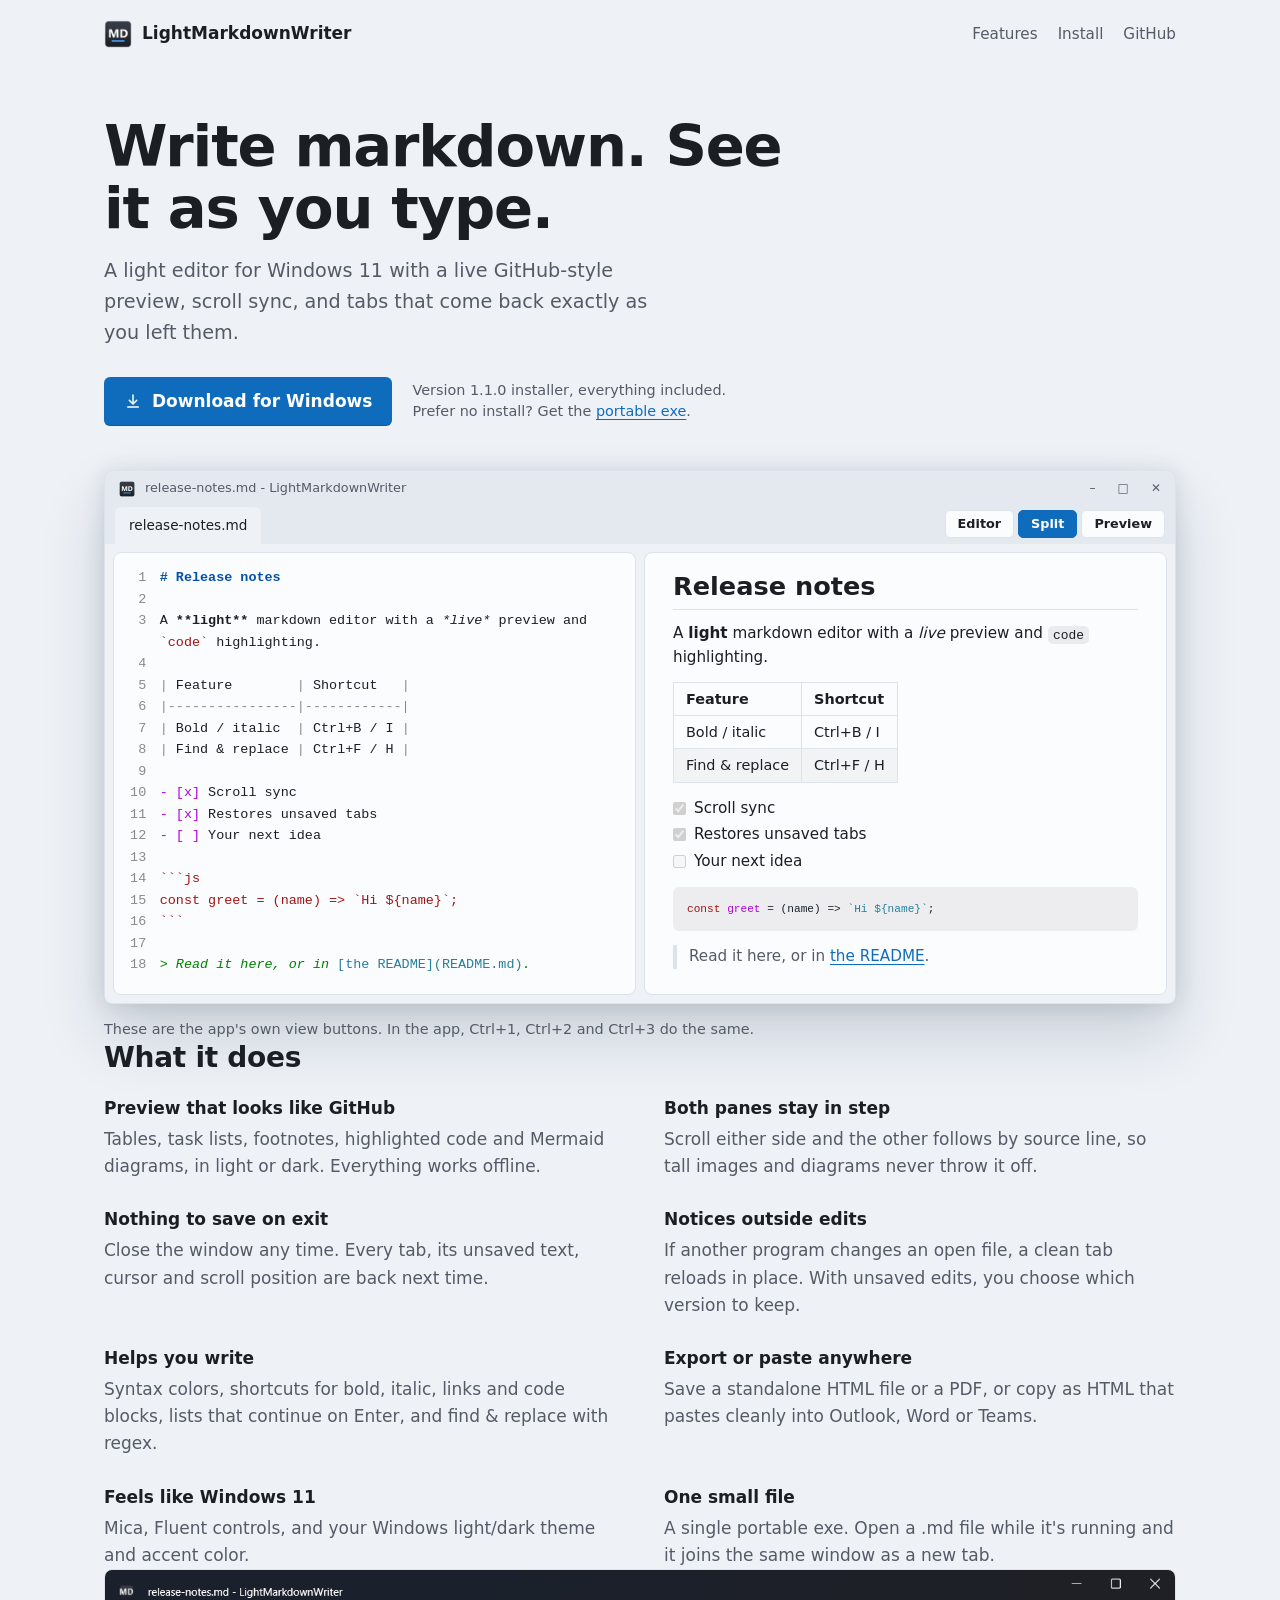
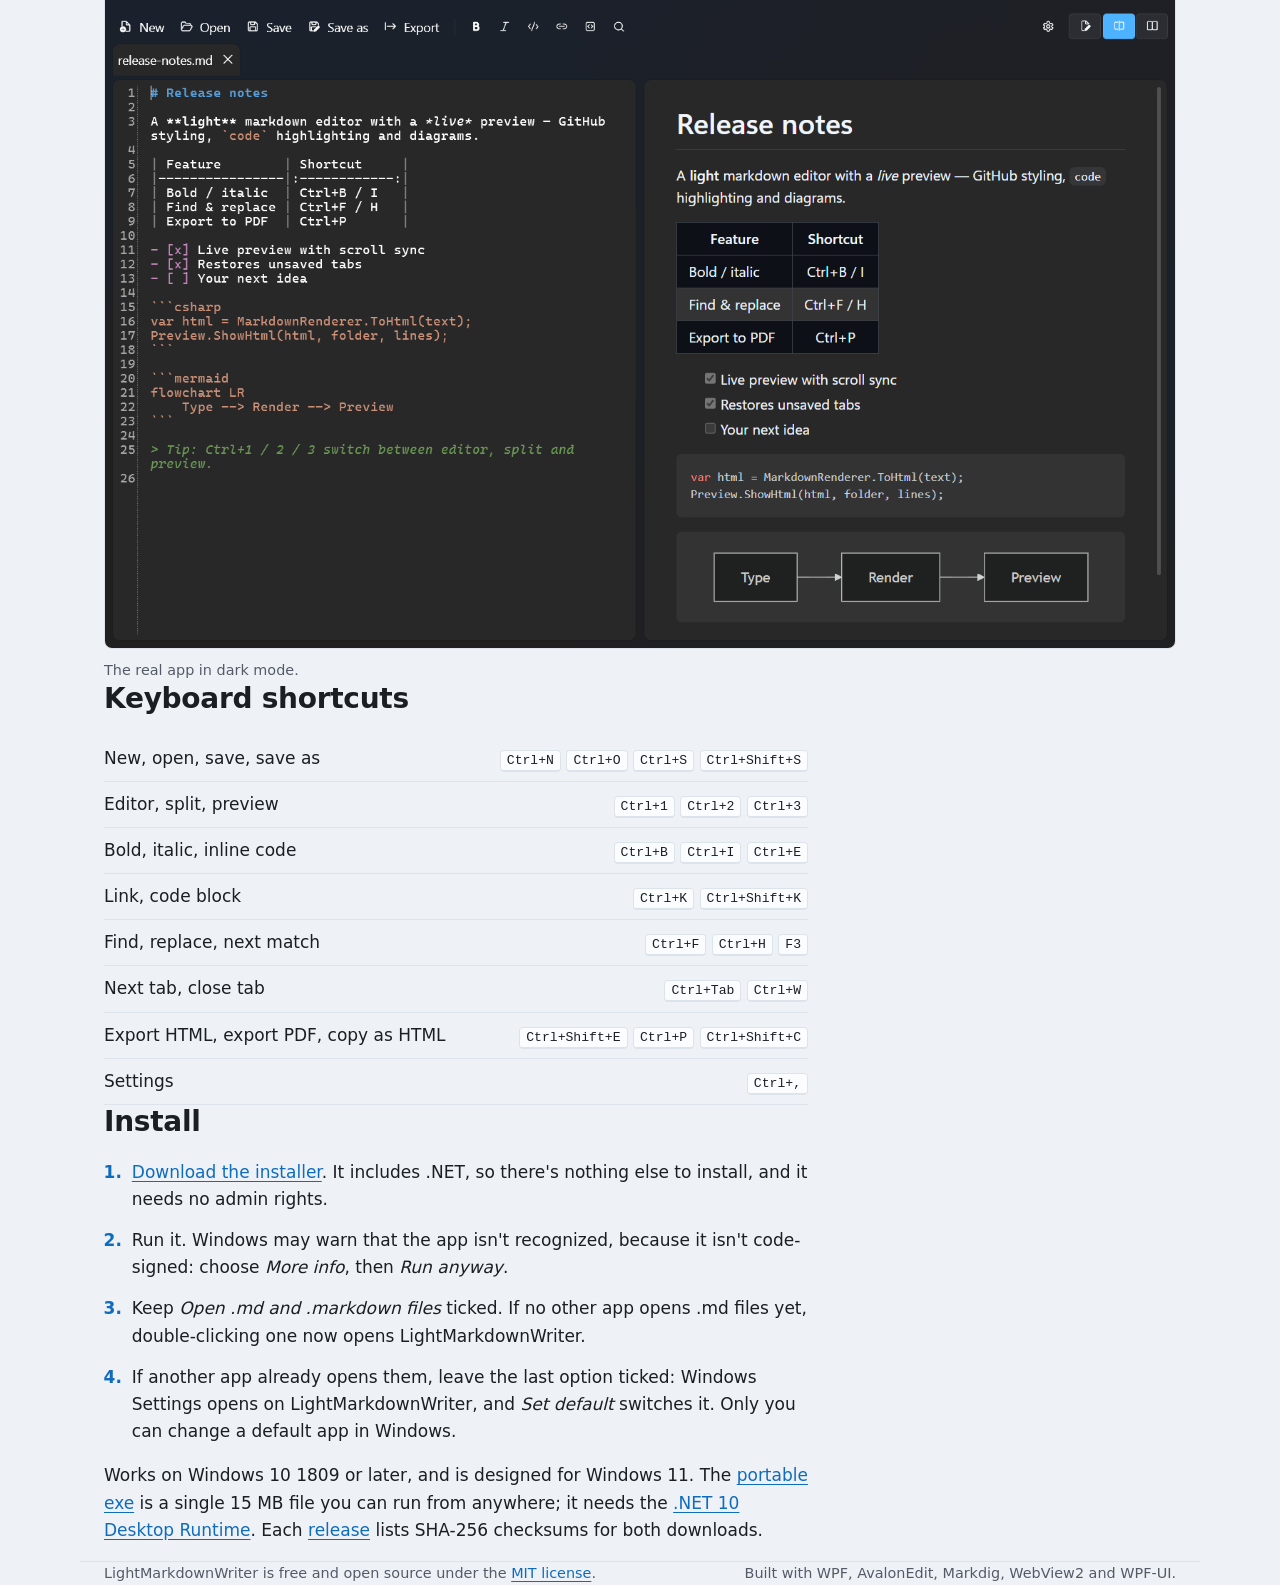
<file: docs/index.html>
<!DOCTYPE html>
<html lang="en">
<head>
<meta charset="utf-8">
<meta name="viewport" content="width=device-width, initial-scale=1">
<title>LightMarkdownWriter</title>
<meta name="description" content="A light markdown editor for Windows 11 with a live GitHub-style preview, scroll sync, tabs that survive restarts, and HTML/PDF export.">
<meta property="og:title" content="LightMarkdownWriter">
<meta property="og:description" content="A light markdown editor for Windows 11 with a live preview.">
<meta property="og:image" content="https://lucasriechelmann.github.io/LightMarkdownWriter/screenshot.png">
<link rel="icon" href="favicon.ico">
<style>
:root {
    --base: #eef2f7;          /* Mica, light */
    --surface: #fbfcfe;       /* editor card */
    --ink: #1b1f24;
    --ink-soft: #545b66;
    --line: #dde3ea;
    --accent: #0f6cbd;        /* app icon blue */
    --accent-ink: #ffffff;
    --chrome: #e4e9f0;        /* window title/tab area */
    /* Editor syntax colors (the app's Light+ palette) */
    --syn-heading: #0451a5;
    --syn-code: #a31515;
    --syn-link: #267f99;
    --syn-marker: #af00db;
    --syn-dim: #8a8a8a;
    --syn-quote: #008000;
    --sans: "Segoe UI Variable Text", "Segoe UI", system-ui, -apple-system, sans-serif;
    --display: "Segoe UI Variable Display", "Segoe UI", system-ui, -apple-system, sans-serif;
    --mono: "Cascadia Mono", "Cascadia Code", Consolas, ui-monospace, monospace;
    color-scheme: light dark;
}

@media (prefers-color-scheme: dark) {
    :root {
        --base: #1d2127;
        --surface: #282828;
        --ink: #e8eaed;
        --ink-soft: #a7adb5;
        --line: #3a3f46;
        --accent: #479ef5;
        --accent-ink: #0b1a2b;
        --chrome: #22262c;
        --syn-heading: #569cd6;
        --syn-code: #ce9178;
        --syn-link: #4ec9b0;
        --syn-marker: #c586c0;
        --syn-dim: #858585;
        --syn-quote: #6a9955;
    }
}

* { box-sizing: border-box; }

html { background: var(--base); }

body {
    margin: 0;
    color: var(--ink);
    background: var(--base);
    font: 400 1.0625rem/1.6 var(--sans);
    -webkit-font-smoothing: antialiased;
}

a { color: var(--accent); text-underline-offset: 0.18em; }
a:focus-visible, button:focus-visible { outline: 2px solid var(--accent); outline-offset: 3px; border-radius: 4px; }

.wrap { max-width: 1120px; margin: 0 auto; padding: 0 24px; }
.prose { max-width: 44rem; }

/* ---------- Top bar ---------- */
.top {
    display: flex; align-items: center; justify-content: space-between; gap: 16px;
    padding-top: 20px; padding-bottom: 20px;
}
.brand { display: flex; align-items: center; gap: 10px; font-weight: 600; color: var(--ink); text-decoration: none; }
.brand img { width: 28px; height: 28px; }
.top nav { display: flex; gap: 20px; font-size: 0.95rem; }
.top nav a { color: var(--ink-soft); text-decoration: none; }
.top nav a:hover { color: var(--ink); }

/* ---------- Intro ---------- */
.intro { padding-top: 48px; padding-bottom: 36px; }
.intro h1 {
    margin: 0 0 16px;
    font: 600 clamp(2.4rem, 5.2vw, 3.6rem)/1.08 var(--display);
    letter-spacing: -0.02em;
    max-width: 18ch;
}
.intro p { margin: 0 0 28px; color: var(--ink-soft); font-size: 1.2rem; max-width: 36rem; }

.actions { display: flex; flex-wrap: wrap; align-items: center; gap: 12px 20px; }
.download {
    display: inline-flex; align-items: center; gap: 10px;
    padding: 11px 20px; border-radius: 6px;
    background: var(--accent); color: var(--accent-ink);
    font-weight: 600; text-decoration: none;
    box-shadow: inset 0 -1px 0 rgba(0, 0, 0, 0.18);
}
.download:hover { filter: brightness(1.08); }
.download svg { width: 18px; height: 18px; }
.actions small { color: var(--ink-soft); font-size: 0.9rem; line-height: 1.45; }

/* ---------- The app window (hero) ---------- */
.window {
    margin: 8px 0 12px;
    border-radius: 8px;
    background: var(--chrome);
    border: 1px solid var(--line);
    /* Windows 11 window elevation, not a generic card shadow */
    box-shadow: 0 32px 64px rgba(15, 30, 50, 0.16), 0 2px 21px rgba(15, 30, 50, 0.12);
    overflow: hidden;
}
.titlebar {
    display: flex; align-items: center; gap: 10px;
    height: 36px; padding: 0 14px; font-size: 0.8rem; color: var(--ink-soft);
}
.titlebar img { width: 16px; height: 16px; }
.caption { margin-left: auto; display: flex; gap: 22px; color: var(--ink-soft); font-size: 0.75rem; }

.toolbar { display: flex; align-items: flex-end; justify-content: space-between; gap: 12px; padding: 0 10px; }
.tab {
    padding: 8px 14px; border-radius: 6px 6px 0 0;
    background: var(--base); font-size: 0.85rem;
}
.views { display: flex; gap: 4px; padding-bottom: 6px; }
.views button {
    font: 600 0.8rem/1 var(--sans);
    padding: 7px 12px; border-radius: 5px; cursor: pointer;
    color: var(--ink); background: var(--surface); border: 1px solid var(--line);
}
.views button[aria-pressed="true"] { background: var(--accent); color: var(--accent-ink); border-color: var(--accent); }

.panes {
    display: grid; grid-template-columns: 1fr 1fr; gap: 8px;
    padding: 8px; background: var(--base);
    transition: grid-template-columns 0.28s ease;
}
.window[data-view="editor"] .panes { grid-template-columns: 1fr 0fr; }
.window[data-view="preview"] .panes { grid-template-columns: 0fr 1fr; }
.window[data-view="editor"] .pane.preview,
.window[data-view="preview"] .pane.source { visibility: hidden; padding: 0; border-width: 0; }

.pane {
    min-width: 0; overflow: hidden;
    background: var(--surface); border: 1px solid var(--line); border-radius: 8px;
}

/* Source pane */
.source pre {
    margin: 0; padding: 14px 16px 18px 0;
    font: 0.84rem/1.6 var(--mono); color: var(--ink);
    white-space: pre-wrap; overflow-wrap: anywhere;
    counter-reset: ln;
}
.source .l { display: block; padding-left: 3.4em; position: relative; }
.source .l::before {
    counter-increment: ln; content: counter(ln);
    position: absolute; left: 0; width: 2.4em; text-align: right;
    color: var(--syn-dim);
}
.h { color: var(--syn-heading); font-weight: 700; }
.c { color: var(--syn-code); }
.k { color: var(--syn-link); }
.m { color: var(--syn-marker); }
.d { color: var(--syn-dim); }
.q { color: var(--syn-quote); font-style: italic; }
.b { font-weight: 700; }
.i { font-style: italic; }

/* Preview pane: GitHub-style rendering */
.preview .doc { padding: 18px 28px 22px; font-size: 0.95rem; line-height: 1.55; }
.doc h2 {
    margin: 0 0 12px; padding-bottom: 6px;
    font: 600 1.6rem/1.25 var(--display); border-bottom: 1px solid var(--line);
}
.doc p { margin: 0 0 12px; }
.doc code { font: 0.85em var(--mono); background: rgba(128, 128, 128, 0.14); padding: 0.15em 0.4em; border-radius: 5px; }
.doc table { border-collapse: collapse; margin: 0 0 14px; font-size: 0.9rem; }
.doc th, .doc td { border: 1px solid var(--line); padding: 5px 12px; text-align: left; }
.doc th { font-weight: 600; }
.doc tr:nth-child(2n) td { background: rgba(128, 128, 128, 0.07); }
.doc ul { list-style: none; padding: 0; margin: 0 0 14px; }
.doc li { display: flex; align-items: center; gap: 8px; margin: 3px 0; }
.doc input { margin: 0; accent-color: var(--accent); }
.doc pre {
    margin: 0 0 14px; padding: 12px 14px; border-radius: 6px;
    background: rgba(128, 128, 128, 0.12); font: 0.82rem/1.5 var(--mono); overflow-x: auto;
}
.doc pre code { background: none; padding: 0; }
.doc blockquote { margin: 0; padding: 0 12px; border-left: 4px solid var(--line); color: var(--ink-soft); }
.tok-k { color: var(--syn-code); }
.tok-f { color: var(--syn-marker); }
.tok-s { color: var(--syn-link); }

.hint { margin: 14px 0 0; font-size: 0.9rem; color: var(--ink-soft); }

/* ---------- Sections ---------- */
section { padding-top: 64px; }
h2.section {
    margin: 0 0 20px;
    font: 600 1.75rem/1.2 var(--display); letter-spacing: -0.01em;
}

.features { display: grid; grid-template-columns: 1fr 1fr; gap: 26px 48px; margin: 0; }
.features dt { font-weight: 600; margin-bottom: 4px; }
.features dd { margin: 0; color: var(--ink-soft); }

kbd {
    font: 0.82rem var(--mono); padding: 2px 6px; border-radius: 4px; white-space: nowrap;
    background: var(--surface); border: 1px solid var(--line); border-bottom-width: 2px;
}
.keys { border-collapse: collapse; width: 100%; max-width: 44rem; }
.keys td { padding: 9px 0; border-bottom: 1px solid var(--line); vertical-align: top; }
.keys td:last-child { text-align: right; padding-left: 16px; }

.steps { margin: 0; padding-left: 1.4em; max-width: 44rem; }
.steps li { margin: 0 0 14px; padding-left: 4px; }
.steps li::marker { color: var(--accent); font-weight: 600; }

figure { margin: 0; }
figure img { display: block; width: 100%; height: auto; border-radius: 8px; border: 1px solid var(--line); }
figcaption { margin-top: 10px; font-size: 0.9rem; color: var(--ink-soft); }

footer {
    margin-top: 80px; padding-top: 24px; padding-bottom: 48px;
    border-top: 1px solid var(--line); font-size: 0.9rem; color: var(--ink-soft);
    display: flex; flex-wrap: wrap; justify-content: space-between; gap: 12px;
}

/* ---------- Small screens ---------- */
@media (max-width: 760px) {
    .wrap { padding: 0 16px; }
    .top nav a:not(:last-child) { display: none; } /* keep just GitHub; the sections are a short scroll away */
    .intro { padding-top: 24px; }
    .caption { display: none; }
    .toolbar { flex-wrap: wrap; }
    /* Split stacks vertically; Editor/Preview show one pane. */
    .panes, .window[data-view] .panes { grid-template-columns: 1fr; }
    .window[data-view="editor"] .pane.preview,
    .window[data-view="preview"] .pane.source { display: none; }
    .preview .doc { padding: 16px 18px; }
    .features { grid-template-columns: 1fr; }
    .keys td:last-child { text-align: left; }
    .keys tr { display: grid; }
    .keys td:first-child { border-bottom: 0; padding-bottom: 2px; }
    .keys td:last-child { padding-left: 0; padding-top: 0; }
}

@media (prefers-reduced-motion: reduce) {
    .panes { transition: none; }
}
</style>
</head>
<body>

<header class="wrap top">
    <a class="brand" href="./"><img src="favicon.ico" alt="">LightMarkdownWriter</a>
    <nav aria-label="Site">
        <a href="#features">Features</a>
        <a href="#install">Install</a>
        <a href="https://github.com/lucasriechelmann/LightMarkdownWriter">GitHub</a>
    </nav>
</header>

<main>
    <div class="wrap intro">
        <h1>Write markdown. See it as you type.</h1>
        <p>A light editor for Windows 11 with a live GitHub-style preview, scroll sync, and tabs that come back exactly as you left them.</p>
        <div class="actions">
            <a class="download" href="https://github.com/lucasriechelmann/LightMarkdownWriter/releases/latest/download/LightMarkdownWriter-Setup.exe">
                <svg viewBox="0 0 24 24" fill="none" stroke="currentColor" stroke-width="2" stroke-linecap="round" stroke-linejoin="round" aria-hidden="true"><path d="M12 4v11"/><path d="m7 11 5 5 5-5"/><path d="M5 20h14"/></svg>
                Download for Windows
            </a>
            <small>Version 1.1.0 installer, everything included.<br>Prefer no install? Get the <a href="https://github.com/lucasriechelmann/LightMarkdownWriter/releases/latest/download/LightMarkdownWriter.exe">portable exe</a>.</small>
        </div>
    </div>

    <!-- The hero: a working replica of the app's split view. -->
    <div class="wrap">
        <div class="window" data-view="split" id="demo">
            <div class="titlebar" aria-hidden="true">
                <img src="favicon.ico" alt="">release-notes.md - LightMarkdownWriter
                <span class="caption"><span>&#x2013;</span><span>&#x25A1;</span><span>&#x2715;</span></span>
            </div>
            <div class="toolbar">
                <span class="tab">release-notes.md</span>
                <div class="views" role="group" aria-label="View">
                    <button type="button" data-view="editor" aria-pressed="false">Editor</button>
                    <button type="button" data-view="split" aria-pressed="true">Split</button>
                    <button type="button" data-view="preview" aria-pressed="false">Preview</button>
                </div>
            </div>
            <div class="panes">
                <div class="pane source" aria-label="Markdown source">
<pre><span class="l"><span class="h"># Release notes</span></span><span class="l"> </span><span class="l">A <span class="b">**light**</span> markdown editor with a <span class="i">*live*</span> preview and <span class="c">`code`</span> highlighting.</span><span class="l"> </span><span class="l"><span class="d">|</span> Feature        <span class="d">|</span> Shortcut   <span class="d">|</span></span><span class="l"><span class="d">|----------------|------------|</span></span><span class="l"><span class="d">|</span> Bold / italic  <span class="d">|</span> Ctrl+B / I <span class="d">|</span></span><span class="l"><span class="d">|</span> Find &amp; replace <span class="d">|</span> Ctrl+F / H <span class="d">|</span></span><span class="l"> </span><span class="l"><span class="m">- [x]</span> Scroll sync</span><span class="l"><span class="m">- [x]</span> Restores unsaved tabs</span><span class="l"><span class="m">- [ ]</span> Your next idea</span><span class="l"> </span><span class="l"><span class="c">```js</span></span><span class="l"><span class="c">const greet = (name) =&gt; `Hi ${name}`;</span></span><span class="l"><span class="c">```</span></span><span class="l"> </span><span class="l"><span class="q">&gt; Read it here, or in </span><span class="k">[the README](README.md)</span><span class="q">.</span></span></pre>
                </div>
                <div class="pane preview" aria-label="Rendered preview">
                    <div class="doc">
                        <h2>Release notes</h2>
                        <p>A <strong>light</strong> markdown editor with a <em>live</em> preview and <code>code</code> highlighting.</p>
                        <table>
                            <thead><tr><th>Feature</th><th>Shortcut</th></tr></thead>
                            <tbody>
                                <tr><td>Bold / italic</td><td>Ctrl+B / I</td></tr>
                                <tr><td>Find &amp; replace</td><td>Ctrl+F / H</td></tr>
                            </tbody>
                        </table>
                        <ul>
                            <li><input type="checkbox" checked disabled aria-label="done"> Scroll sync</li>
                            <li><input type="checkbox" checked disabled aria-label="done"> Restores unsaved tabs</li>
                            <li><input type="checkbox" disabled aria-label="not done"> Your next idea</li>
                        </ul>
                        <pre><code><span class="tok-k">const</span> <span class="tok-f">greet</span> = (name) =&gt; <span class="tok-s">`Hi ${name}`</span>;</code></pre>
                        <blockquote>Read it here, or in <a href="https://github.com/lucasriechelmann/LightMarkdownWriter#readme">the README</a>.</blockquote>
                    </div>
                </div>
            </div>
        </div>
        <p class="hint">These are the app's own view buttons. In the app, Ctrl+1, Ctrl+2 and Ctrl+3 do the same.</p>
    </div>

    <section id="features" class="wrap">
        <h2 class="section">What it does</h2>
        <dl class="features">
            <div><dt>Preview that looks like GitHub</dt><dd>Tables, task lists, footnotes, highlighted code and Mermaid diagrams, in light or dark. Everything works offline.</dd></div>
            <div><dt>Both panes stay in step</dt><dd>Scroll either side and the other follows by source line, so tall images and diagrams never throw it off.</dd></div>
            <div><dt>Nothing to save on exit</dt><dd>Close the window any time. Every tab, its unsaved text, cursor and scroll position are back next time.</dd></div>
            <div><dt>Notices outside edits</dt><dd>If another program changes an open file, a clean tab reloads in place. With unsaved edits, you choose which version to keep.</dd></div>
            <div><dt>Helps you write</dt><dd>Syntax colors, shortcuts for bold, italic, links and code blocks, lists that continue on Enter, and find &amp; replace with regex.</dd></div>
            <div><dt>Export or paste anywhere</dt><dd>Save a standalone HTML file or a PDF, or copy as HTML that pastes cleanly into Outlook, Word or Teams.</dd></div>
            <div><dt>Feels like Windows 11</dt><dd>Mica, Fluent controls, and your Windows light/dark theme and accent color.</dd></div>
            <div><dt>One small file</dt><dd>A single portable exe. Open a .md file while it's running and it joins the same window as a new tab.</dd></div>
        </dl>
    </section>

    <section class="wrap">
        <figure>
            <img src="screenshot.png" width="1500" height="950" alt="LightMarkdownWriter in dark mode: markdown source with syntax colors on the left, rendered preview with a table, task list, code and a diagram on the right.">
            <figcaption>The real app in dark mode.</figcaption>
        </figure>
    </section>

    <section id="shortcuts" class="wrap">
        <h2 class="section">Keyboard shortcuts</h2>
        <table class="keys">
            <tbody>
                <tr><td>New, open, save, save as</td><td><kbd>Ctrl+N</kbd> <kbd>Ctrl+O</kbd> <kbd>Ctrl+S</kbd> <kbd>Ctrl+Shift+S</kbd></td></tr>
                <tr><td>Editor, split, preview</td><td><kbd>Ctrl+1</kbd> <kbd>Ctrl+2</kbd> <kbd>Ctrl+3</kbd></td></tr>
                <tr><td>Bold, italic, inline code</td><td><kbd>Ctrl+B</kbd> <kbd>Ctrl+I</kbd> <kbd>Ctrl+E</kbd></td></tr>
                <tr><td>Link, code block</td><td><kbd>Ctrl+K</kbd> <kbd>Ctrl+Shift+K</kbd></td></tr>
                <tr><td>Find, replace, next match</td><td><kbd>Ctrl+F</kbd> <kbd>Ctrl+H</kbd> <kbd>F3</kbd></td></tr>
                <tr><td>Next tab, close tab</td><td><kbd>Ctrl+Tab</kbd> <kbd>Ctrl+W</kbd></td></tr>
                <tr><td>Export HTML, export PDF, copy as HTML</td><td><kbd>Ctrl+Shift+E</kbd> <kbd>Ctrl+P</kbd> <kbd>Ctrl+Shift+C</kbd></td></tr>
                <tr><td>Settings</td><td><kbd>Ctrl+,</kbd></td></tr>
            </tbody>
        </table>
    </section>

    <section id="install" class="wrap">
        <h2 class="section">Install</h2>
        <ol class="steps">
            <li><a href="https://github.com/lucasriechelmann/LightMarkdownWriter/releases/latest/download/LightMarkdownWriter-Setup.exe">Download the installer</a>. It includes .NET, so there's nothing else to install, and it needs no admin rights.</li>
            <li>Run it. Windows may warn that the app isn't recognized, because it isn't code-signed: choose <em>More info</em>, then <em>Run anyway</em>.</li>
            <li>Keep <em>Open .md and .markdown files</em> ticked. If no other app opens .md files yet, double-clicking one now opens LightMarkdownWriter.</li>
            <li>If another app already opens them, leave the last option ticked: Windows Settings opens on LightMarkdownWriter, and <em>Set default</em> switches it. Only you can change a default app in Windows.</li>
        </ol>
        <p class="prose">Works on Windows 10 1809 or later, and is designed for Windows 11. The <a href="https://github.com/lucasriechelmann/LightMarkdownWriter/releases/latest/download/LightMarkdownWriter.exe">portable exe</a> is a single 15 MB file you can run from anywhere; it needs the <a href="https://dotnet.microsoft.com/download/dotnet/10.0">.NET 10 Desktop Runtime</a>. Each <a href="https://github.com/lucasriechelmann/LightMarkdownWriter/releases/latest">release</a> lists SHA-256 checksums for both downloads.</p>
    </section>
</main>

<footer class="wrap">
    <span>LightMarkdownWriter is free and open source under the <a href="https://github.com/lucasriechelmann/LightMarkdownWriter/blob/main/LICENSE">MIT license</a>.</span>
    <span>Built with WPF, AvalonEdit, Markdig, WebView2 and WPF-UI.</span>
</footer>

<script>
    // The hero's view buttons switch between editor, split and preview, like the app.
    const demo = document.getElementById('demo');
    demo.querySelectorAll('.views button').forEach((button) => {
        button.addEventListener('click', () => {
            demo.dataset.view = button.dataset.view;
            demo.querySelectorAll('.views button').forEach((b) => b.setAttribute('aria-pressed', String(b === button)));
        });
    });
</script>
</body>
</html>
</file>
